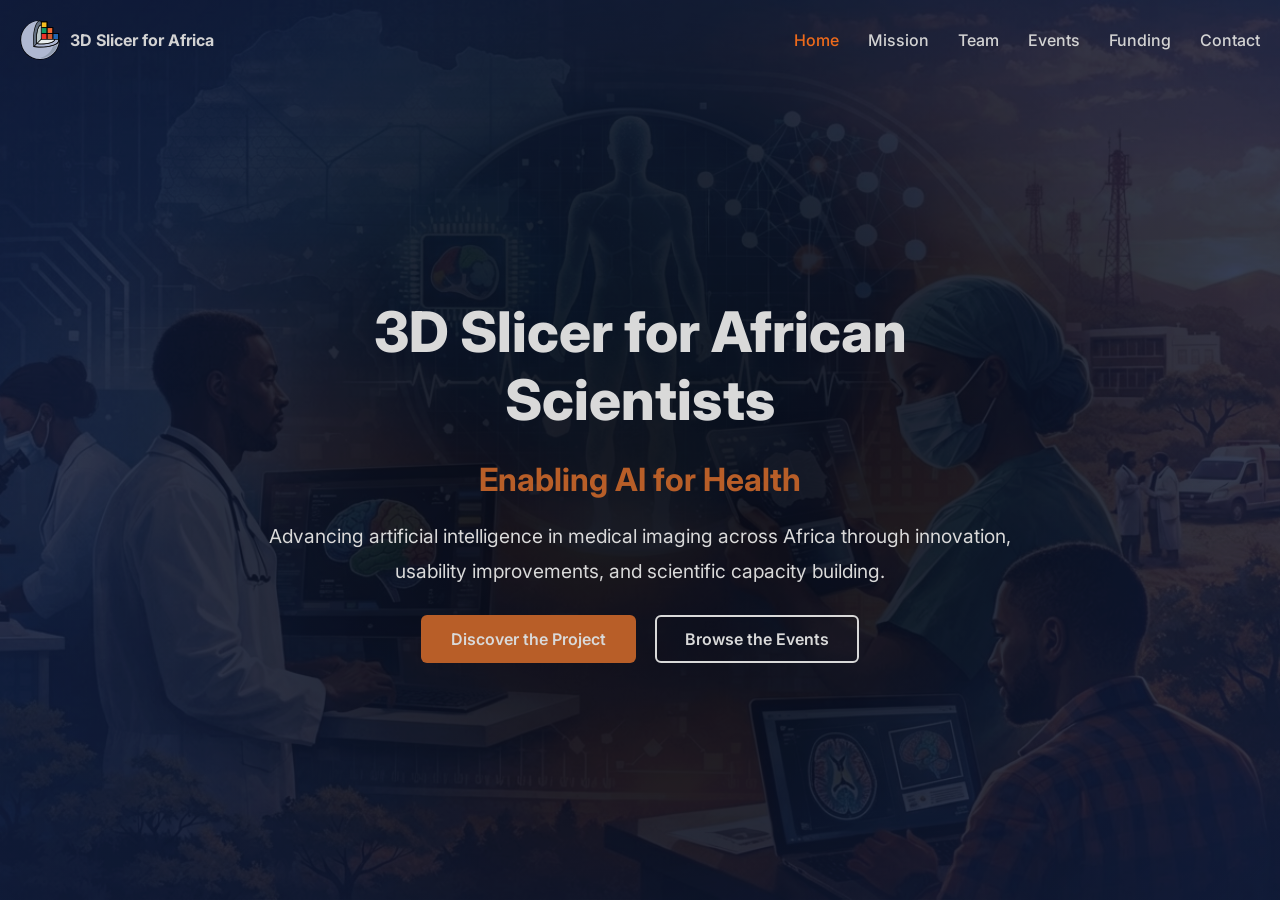
<file: index.html>
<!DOCTYPE html>
<html lang="en">

<head>
  <meta charset="UTF-8">
  <meta name="viewport" content="width=device-width, initial-scale=1.0">
  <title>3D Slicer for African Scientists | Enabling AI for Health</title>
  <link rel="stylesheet" href="assets/css/style.css">
  <link href="https://fonts.googleapis.com/css2?family=Inter:wght@400;600;700;800&display=swap" rel="stylesheet">
</head>

<body>

  <header>
    <div class="container nav">
      <div class="logo">
        <img src="assets/img/3D-Slicer-Mark.svg" alt="3D Slicer Logo">
        <span>3D Slicer for Africa</span>
      </div>
      <nav>
        <a class="active" href="index.html">Home</a>
        <a href="mission.html">Mission</a>
        <a href="team.html">Team</a>
        <a href="events.html">Events</a>
        <a href="funding.html">Funding</a>
        <a href="contact.html">Contact</a>
      </nav>
    </div>
  </header>

  <main>

    <section class="hero-full">
      <div class="overlay"></div>

      <div class="hero-content container">
        <h1>3D Slicer for African Scientists</h1>
        <h2>Enabling AI for Health</h2>

        <p>
          Advancing artificial intelligence in medical imaging across Africa
          through innovation, usability improvements, and scientific capacity building.
        </p>

        <div class="hero-buttons">
          <a href="mission.html" class="btn-primary">Discover the Project</a>
          <a href="events.html" class="btn-secondary">Browse the Events</a>
          <!-- <a href="#" class="btn-secondary">Explore Resources</a> -->
        </div>
      </div>
    </section>

    <!-- <section class="intro">
  <div class="container">
    <h3>Project Overview</h3>
    <p>
      This initiative empowers African researchers and clinicians by strengthening
      AI-driven medical imaging workflows within the 3D Slicer ecosystem.
      The project fosters sustainable expertise, open science, and healthcare innovation.
    </p>
  </div>
</section>

</main>

<footer>
  <div class="container footer-content">
    <div>
      <strong>3D Slicer – African Scientists</strong><br>
      Enabling AI for Health
    </div>

    <div>
      Supported by Wellcome Trust
    </div>
  </div>
</footer> -->

</body>

</html>
</file>
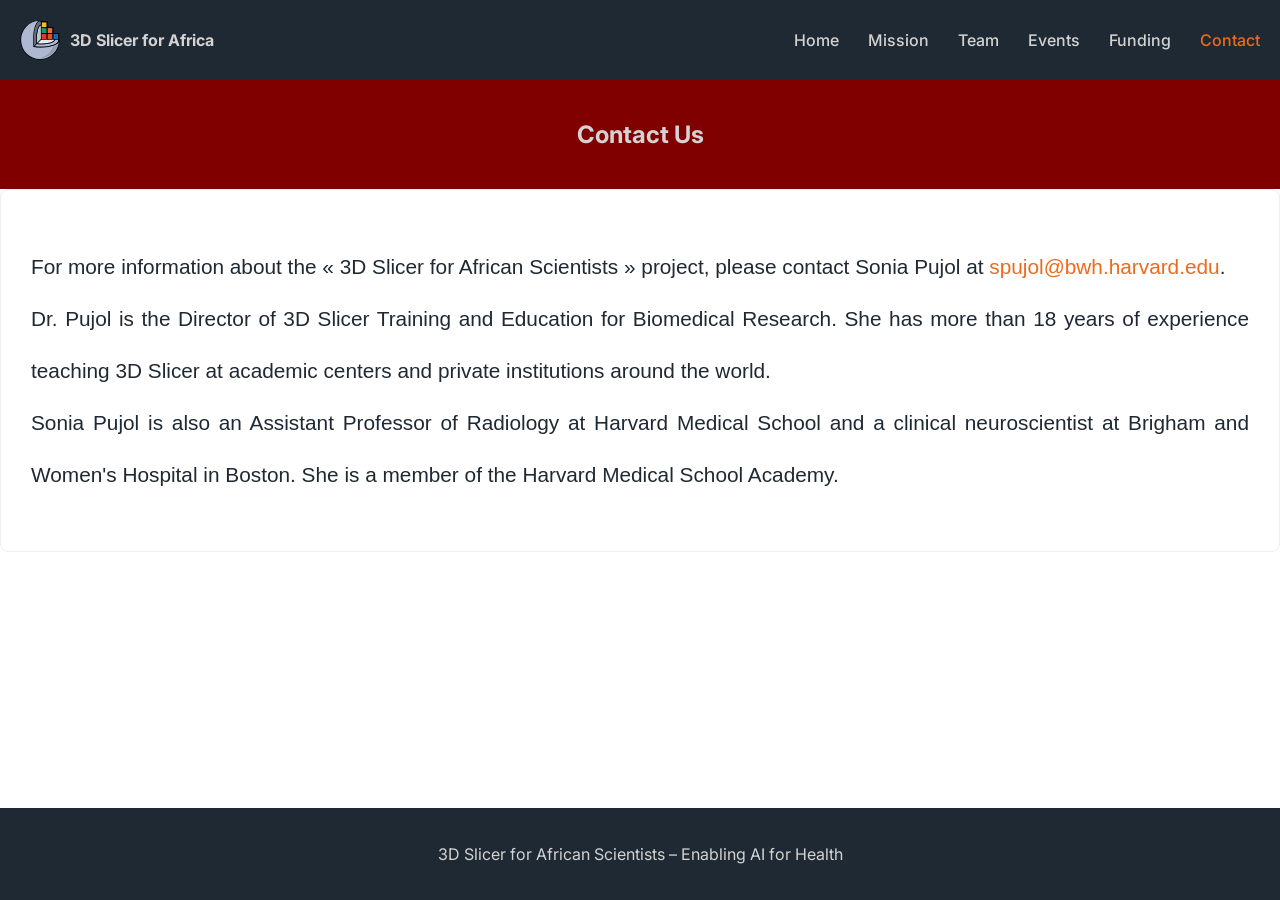
<file: contact.html>
<!DOCTYPE html>
<html lang="en">

<head>
    <meta charset="UTF-8">
    <meta name="viewport" content="width=device-width, initial-scale=1.0">
    <title>Contact | 3D Slicer for African Scientists</title>
    <link rel="stylesheet" href="assets/css/style.css">
    <link href="https://fonts.googleapis.com/css2?family=Inter:wght@400;600;700;800&display=swap" rel="stylesheet">
</head>

<body>

    <header class="solid">
        <div class="container nav">
            <div class="logo">
                <img src="assets/img/3D-Slicer-Mark.svg" alt="3D Slicer Logo">
                <span>3D Slicer for Africa</span>
            </div>
            <nav>
                <a href="index.html">Home</a>
                <a href="mission.html">Mission</a>
                <a href="team.html">Team</a>
                <a href="events.html">Events</a>
                <a href="funding.html">Funding</a>
                <a class="active" href="contact.html">Contact</a>
            </nav>
        </div>
    </header>

    <main>

        <section class="page-hero">
            <div class="container">
                <h1>Contact Us</h1>
                <!-- <p>Organized activities with the 3D Slicer African Community</p> -->
            </div>
        </section>

        <section class="news container">
            <div class="news-card">
                <!-- <h3>Workshop on AI in Medical Imaging</h3> -->
                <!-- <p class="date">Coming soon...</p> -->
                <p>
                    For more information about the &laquo; 3D Slicer for African Scientists &raquo; project, please contact Sonia Pujol at <a href="mailto:spujol@bwh.harvard.edu">spujol@bwh.harvard.edu</a>. <br>

                    Dr. Pujol is the Director of 3D Slicer Training and Education for Biomedical Research. She has more than 18 years of experience teaching 3D Slicer at academic centers and private institutions around the world. <br>

                    Sonia Pujol is also an Assistant Professor of Radiology at Harvard Medical School and a clinical neuroscientist at Brigham and Women's Hospital in Boston. She is a member of the Harvard Medical School Academy.
                </p>
            </div>
        </section>

    </main>

    <footer>
        <div class="container">
            <p>3D Slicer for African Scientists – Enabling AI for Health</p>
        </div>
    </footer>

</body>

</html>
</file>
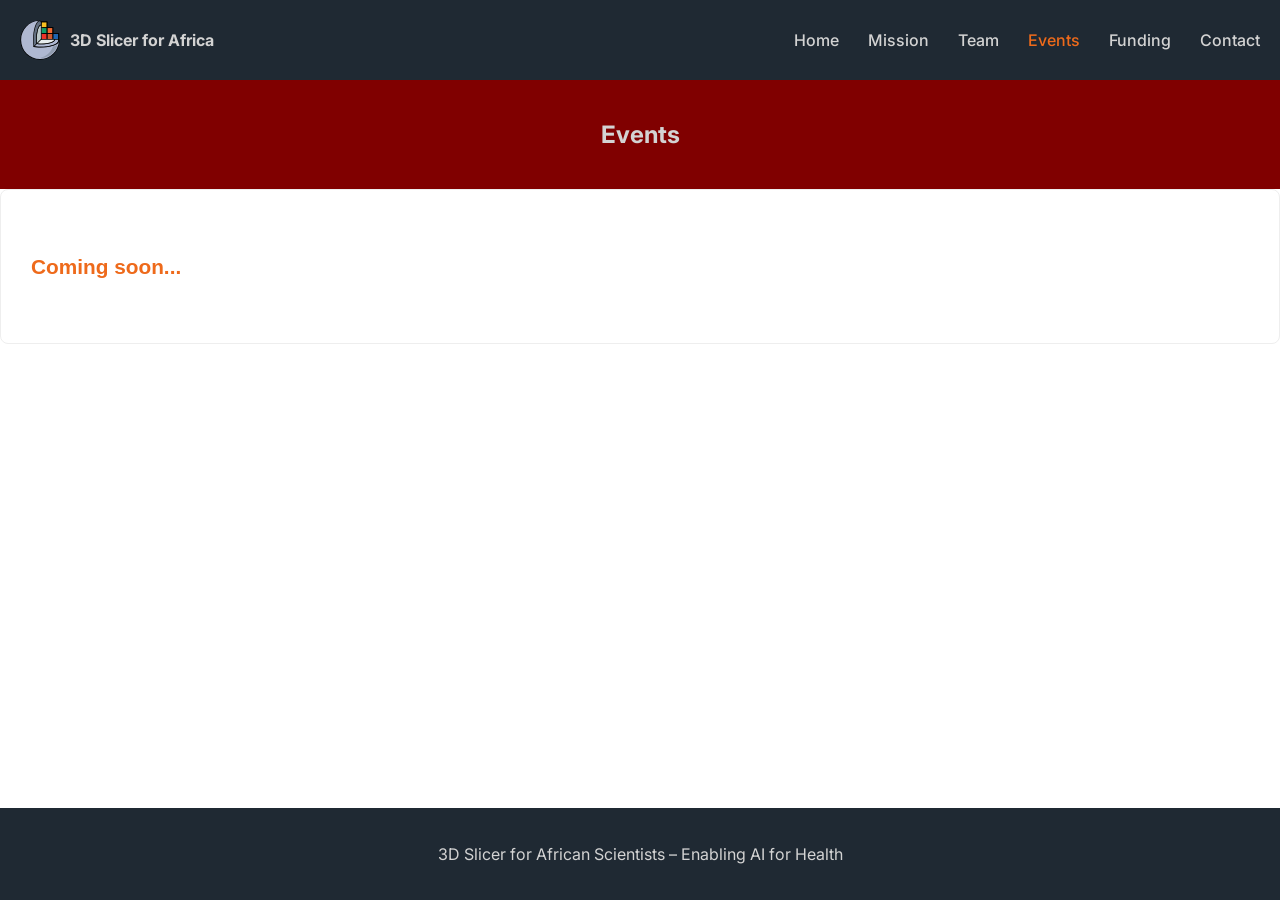
<file: events.html>
<!DOCTYPE html>
<html lang="en">

<head>
    <meta charset="UTF-8">
    <meta name="viewport" content="width=device-width, initial-scale=1.0">
    <title>Events | 3D Slicer for African Scientists</title>
    <link rel="stylesheet" href="assets/css/style.css">
    <link href="https://fonts.googleapis.com/css2?family=Inter:wght@400;600;700;800&display=swap" rel="stylesheet">
</head>

<body>

    <header class="solid">
        <div class="container nav">
            <div class="logo">
                <img src="assets/img/3D-Slicer-Mark.svg" alt="3D Slicer Logo">
                <span>3D Slicer for Africa</span>
            </div>
            <nav>
                <a href="index.html">Home</a>
                <a href="mission.html">Mission</a>
                <a href="team.html">Team</a>
                <a class="active" href="events.html">Events</a>
                <a href="funding.html">Funding</a>
                <a href="contact.html">Contact</a>
            </nav>
        </div>
    </header>

    <main>

        <section class="page-hero">
            <div class="container">
                <h1>Events</h1>
                <!-- <p>Organized activities with the 3D Slicer African Community</p> -->
            </div>
        </section>

        <section class="news container">
            <div class="news-card">
                <!-- <h3>Workshop on AI in Medical Imaging</h3> -->
                <p class="date">Coming soon...</p>
                <!-- <p>Training session hosted for African research institutions.</p> -->
            </div>

            <!-- <div class="news-card">
                <h3>Project Kickoff</h3>
                <p class="date">January 2026</p>
                <p>Launch of the Enabling AI for Health initiative.</p>
            </div> -->
        </section>

    </main>

    <footer>
        <div class="container">
            <p>3D Slicer for African Scientists – Enabling AI for Health</p>
        </div>
    </footer>

</body>

</html>
</file>
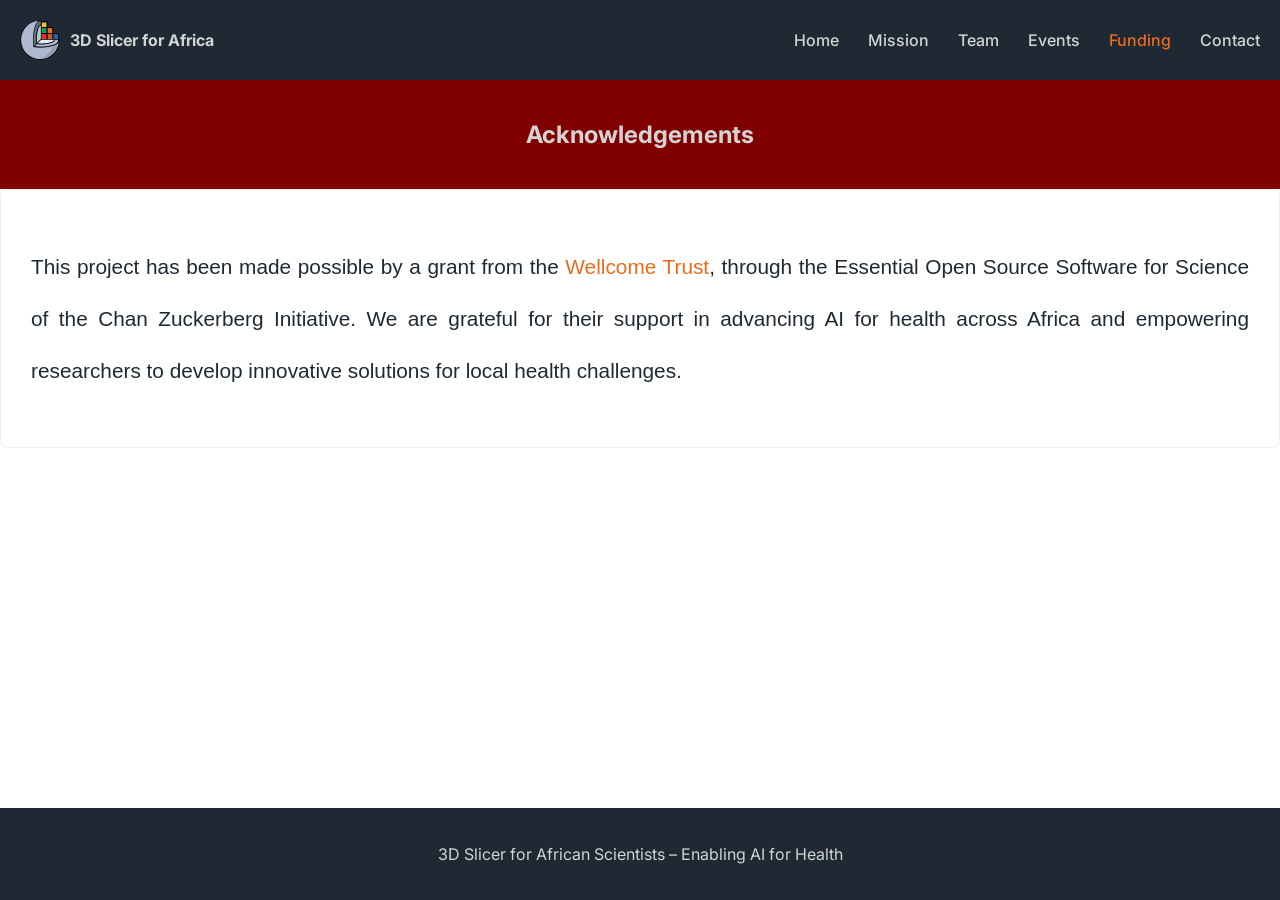
<file: funding.html>
<!DOCTYPE html>
<html lang="en">

<head>
    <meta charset="UTF-8">
    <meta name="viewport" content="width=device-width, initial-scale=1.0">
    <title>Funding | 3D Slicer for African Scientists</title>
    <link rel="stylesheet" href="assets/css/style.css">
    <link href="https://fonts.googleapis.com/css2?family=Inter:wght@400;600;700;800&display=swap" rel="stylesheet">
</head>

<body>

    <header class="solid">
        <div class="container nav">
            <div class="logo">
                <img src="assets/img/3D-Slicer-Mark.svg" alt="3D Slicer Logo">
                <span>3D Slicer for Africa</span>
            </div>
            <nav>
                <a href="index.html">Home</a>
                <a href="mission.html">Mission</a>
                <a href="team.html">Team</a>
                <a href="events.html">Events</a>
                <a class="active" href="funding.html">Funding</a>
                <a href="contact.html">Contact</a>
            </nav>
        </div>
    </header>

    <main>

        <section class="page-hero">
            <div class="container">
                <h1>Acknowledgements</h1>
                <!-- <p>Organized activities with the 3D Slicer African Community</p> -->
            </div>
        </section>

        <section class="news container">
            <div class="news-card">
                <!-- <h3>Workshop on AI in Medical Imaging</h3> -->
                <!-- <p class="date">Coming soon...</p> -->
                <p>
                    This project has been made possible by a grant from the <a href="https://wellcome.org/">Wellcome Trust</a>,
                    through the Essential Open Source Software for Science of the Chan Zuckerberg Initiative.
                    We are grateful for their support in advancing AI for health across Africa and
                    empowering researchers to develop innovative solutions for local health challenges.
                </p>
            </div>
        </section>

    </main>

    <footer>
        <div class="container">
            <p>3D Slicer for African Scientists – Enabling AI for Health</p>
        </div>
    </footer>

</body>

</html>
</file>
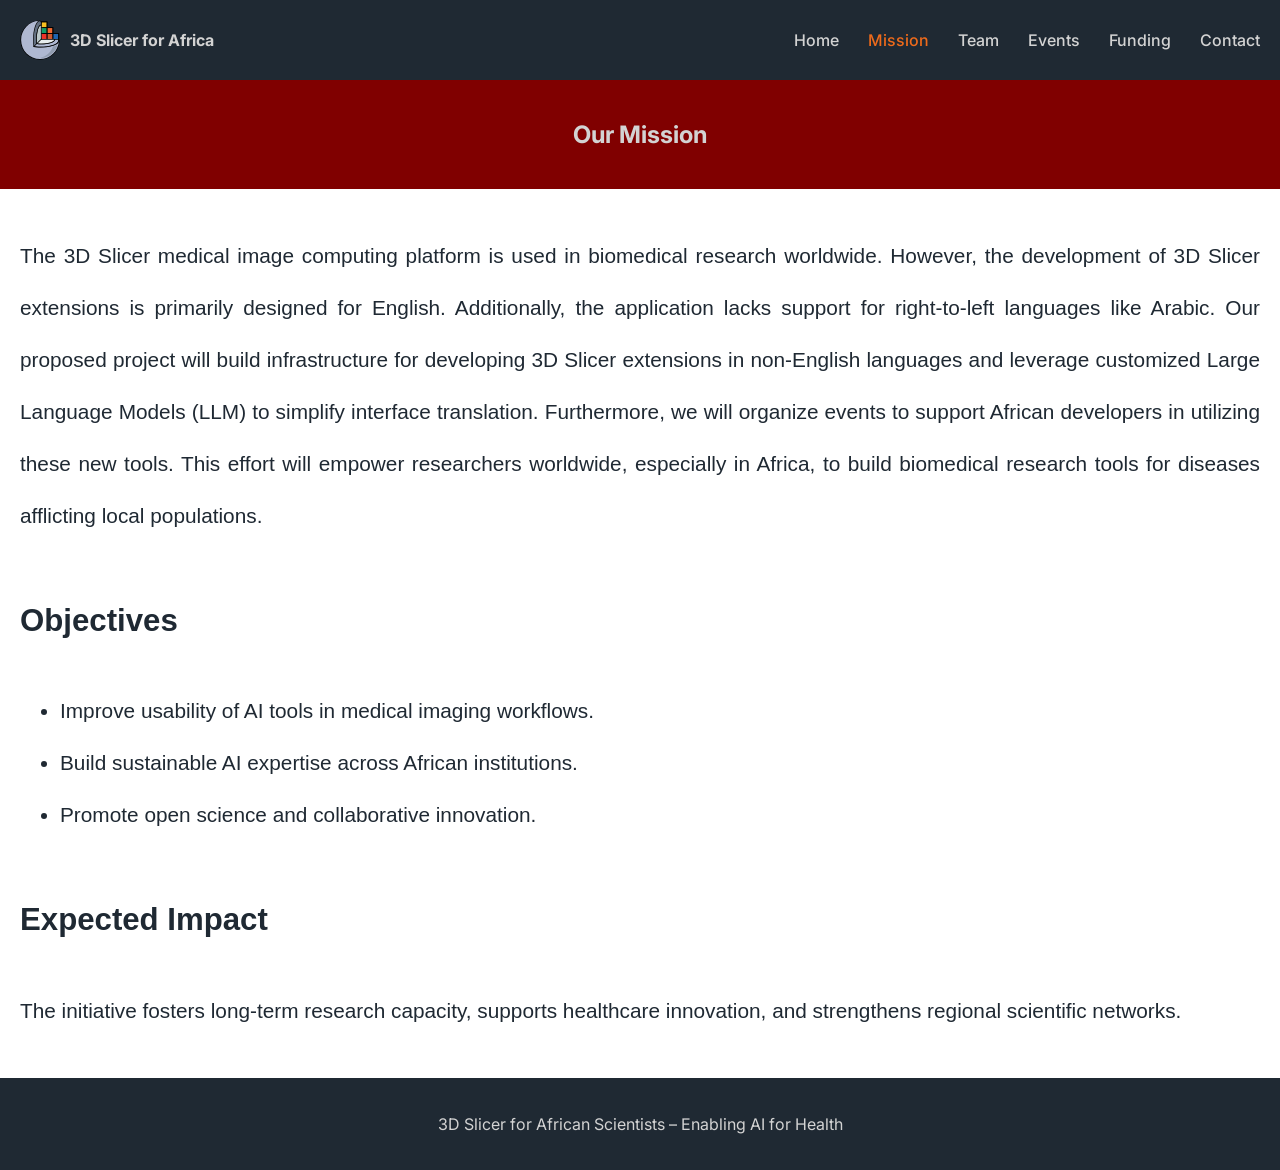
<file: mission.html>
<!DOCTYPE html>
<html lang="en">

<head>
    <meta charset="UTF-8">
    <meta name="viewport" content="width=device-width, initial-scale=1.0">
    <title>Mission | 3D Slicer for African Scientists</title>
    <link rel="stylesheet" href="assets/css/style.css">
    <link href="https://fonts.googleapis.com/css2?family=Inter:wght@400;600;700;800&display=swap" rel="stylesheet">
</head>

<body>

    <header class="solid">
        <div class="container nav">
            <div class="logo">
                <img src="assets/img/3D-Slicer-Mark.svg" alt="3D Slicer Logo">
                <span>3D Slicer for Africa</span>
            </div>
            <nav>
                <a href="index.html">Home</a>
                <a class="active" href="mission.html">Mission</a>
                <a href="team.html">Team</a>
                <a href="events.html">Events</a>
                <a href="funding.html">Funding</a>
                <a href="contact.html">Contact</a>
            </nav>
        </div>
    </header>

    <main>

        <section class="page-hero">
            <div class="container">
                <h1>Our Mission</h1>
                <!-- <p>Improving AI-driven medical imaging capacity across Africa.</p> -->
            </div>
        </section>

        <section class="content container">
            <p>
                The 3D Slicer medical image computing platform is used in biomedical research worldwide. However, the
                development of 3D Slicer extensions is primarily designed for English.
                Additionally, the application lacks support for right-to-left languages like Arabic. Our proposed
                project will build infrastructure for developing 3D Slicer extensions in
                non-English languages and leverage customized Large Language Models (LLM) to simplify interface
                translation. Furthermore, we will organize events to support African developers
                in utilizing these new tools. This effort will empower researchers worldwide, especially in Africa, to
                build biomedical research tools for diseases afflicting local populations.
            </p>
            <h2>Objectives</h2>
            <ul>
                <li>Improve usability of AI tools in medical imaging workflows.</li>
                <li>Build sustainable AI expertise across African institutions.</li>
                <li>Promote open science and collaborative innovation.</li>
            </ul>

            <h2>Expected Impact</h2>
            <p>
                The initiative fosters long-term research capacity, supports
                healthcare innovation, and strengthens regional scientific networks.
            </p>
        </section>

    </main>

    <footer>
        <div class="container">
            <p>3D Slicer for African Scientists – Enabling AI for Health</p>
        </div>
    </footer>

</body>

</html>
</file>
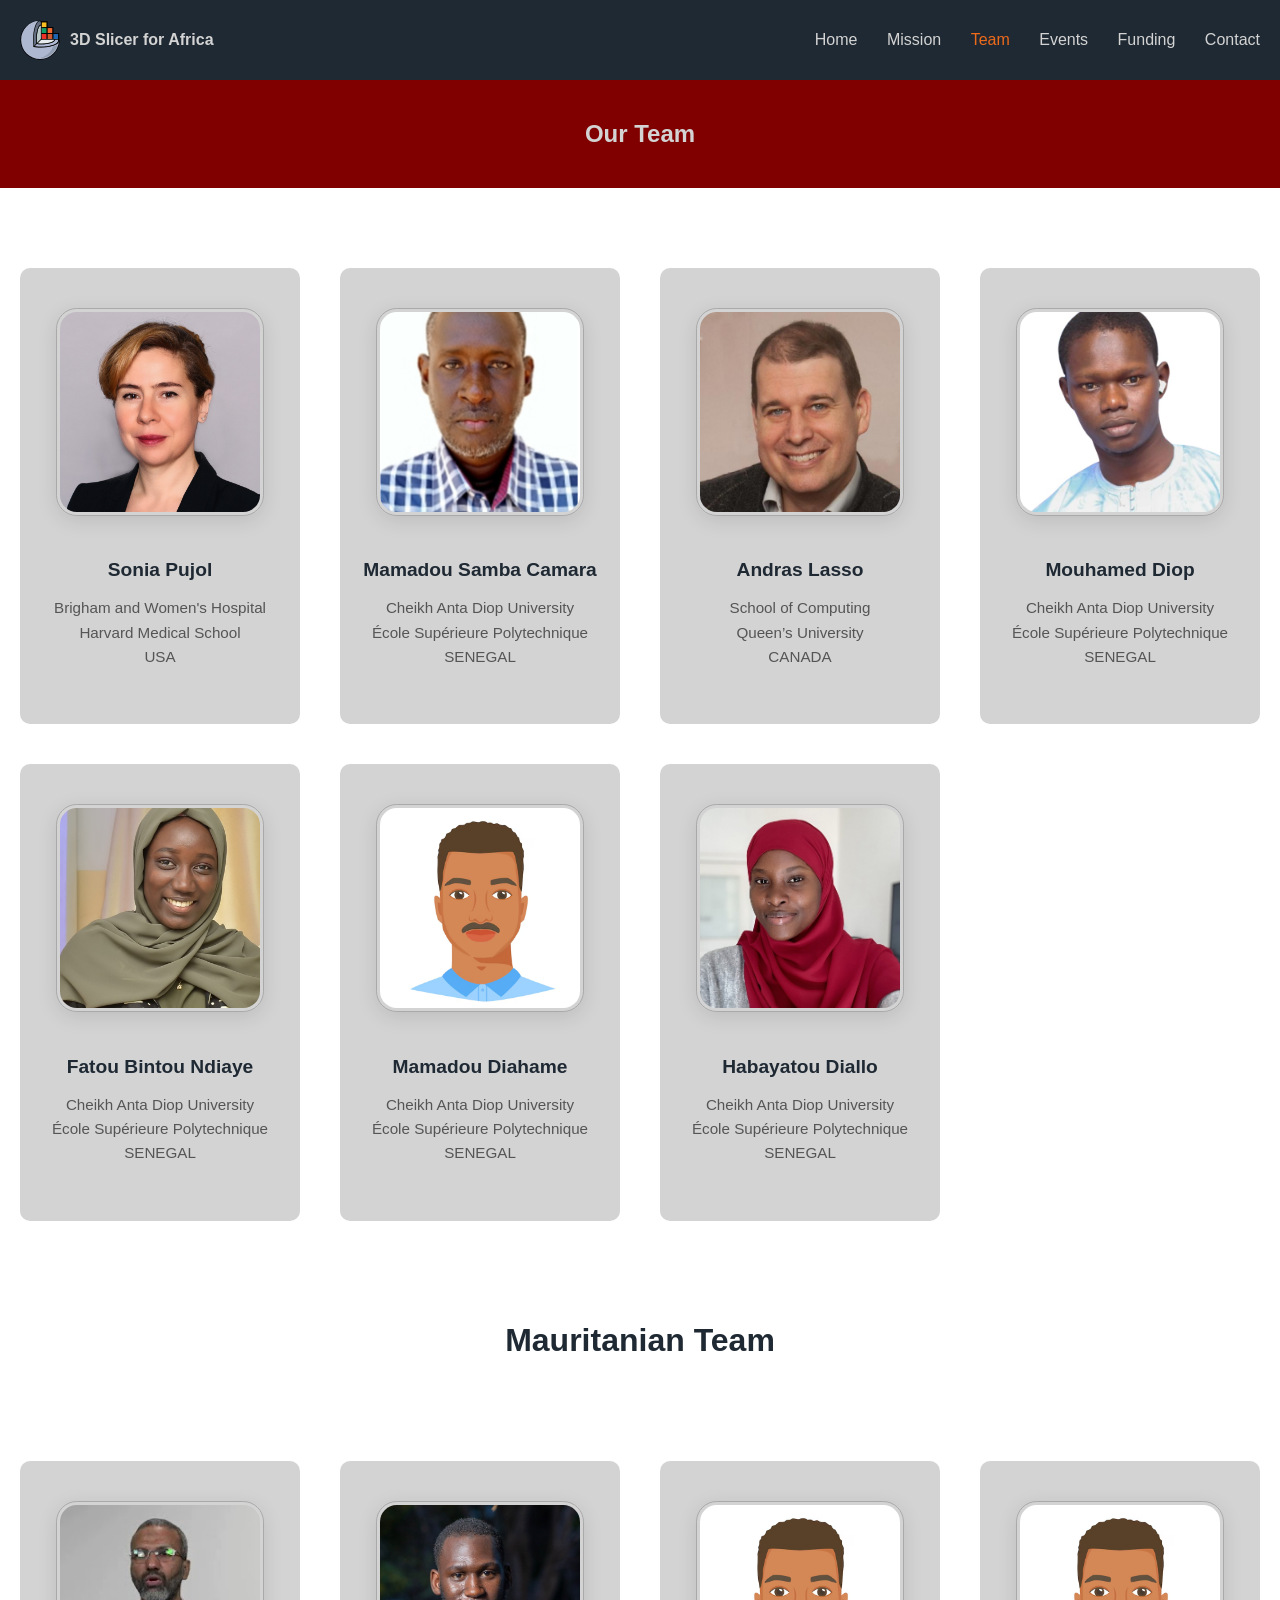
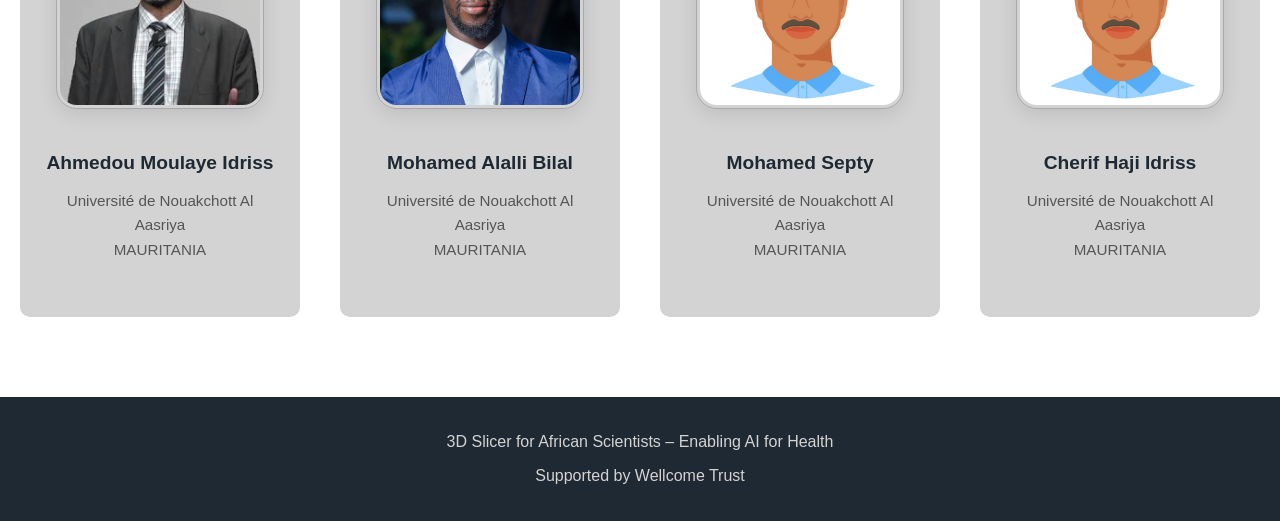
<file: team.html>
<!DOCTYPE html>
<html lang="en">

<head>
    <meta charset="UTF-8">
    <meta name="viewport" content="width=device-width, initial-scale=1.0">
    <title>Team | 3D Slicer for African Scientists</title>
    <link rel="stylesheet" href="assets/css/style.css">
</head>

<body>

    <header class="solid">
        <div class="container nav">
            <div class="logo">
                <img src="assets/img/3D-Slicer-Mark.svg" alt="3D Slicer Logo">
                <span>3D Slicer for Africa</span>
            </div>
            <nav>
                <a href="index.html">Home</a>
                <a href="mission.html">Mission</a>
                <a class="active" href="team.html">Team</a>
                <a href="events.html">Events</a>
                <a href="funding.html">Funding</a>
                <a href="contact.html">Contact</a>
            </nav>
        </div>
    </header>

    <main>

        <section class="page-hero">
            <div class="container">
                <h1>Our Team</h1>
                <!-- <p>Researchers and collaborators contributing to AI for Health in Africa.</p> -->
            </div>
        </section>

        <section class="team-section container">

            <div class="team-card">
                <img src="assets/img/team/sonia.jpg" alt="Sonia Pujol">
                <h3>Sonia Pujol</h3>
                <p>
                    Brigham and Women's Hospital <br>
                    Harvard Medical School <br>
                    USA
                </p>
            </div>

            <div class="team-card">
                <img src="assets/img/team/camara.png" alt="Mamadou Samba Camara">
                <h3>Mamadou Samba Camara</h3>
                <p>
                    Cheikh Anta Diop University<br>
                    École Supérieure Polytechnique<br>
                    SENEGAL
                </p>
            </div>

            <div class="team-card">
                <img src="assets/img/team/andras.jpg" alt="Andras Lasso">
                <h3>Andras Lasso</h3>
                <p>
                    School of Computing<br>
                    Queen’s University<br>
                    CANADA
                </p>
            </div>

            <div class="team-card">
                <img src="assets/img/team/mhdiop.png" alt="Mouhamed Diop">
                <h3>Mouhamed Diop</h3>
                <p>
                    Cheikh Anta Diop University<br>
                    École Supérieure Polytechnique<br>
                    SENEGAL
                </p>
            </div>

            <div class="team-card">
                <img src="assets/img/team/FBN.jfif" alt="Fatou Bintou Ndiaye">
                <h3>Fatou Bintou Ndiaye</h3>
                <p>
                    Cheikh Anta Diop University<br>
                    École Supérieure Polytechnique<br>
                    SENEGAL
                </p>
            </div>

            <div class="team-card">
                <img src="assets/img/team/avatar.avif" alt="Mamadou Diahame">
                <h3>Mamadou Diahame</h3>
                <p>
                    Cheikh Anta Diop University<br>
                    École Supérieure Polytechnique<br>
                    SENEGAL
                </p>
            </div>

            <div class="team-card">
                <img src="assets/img/team/habayatou.jpg" alt="Habayatou Diallo">
                <h3>Habayatou Diallo</h3>
                <p>
                    Cheikh Anta Diop University<br>
                    École Supérieure Polytechnique<br>
                    SENEGAL
                </p>
            </div>

        </section>

        <h1 style="text-align: center;">Mauritanian Team</h1>
        <section class="team-section container">

            <div class="team-card">
                <img src="assets/img/team/idriss.jpg" alt="Ahmedou Moulaye Idriss">
                <h3>Ahmedou Moulaye Idriss</h3>
                <p>
                    Université de Nouakchott Al Aasriya<br>
                    MAURITANIA
                </p>
            </div>

            <div class="team-card">
                <img src="assets/img/team/bilal.jpg" alt="Mohamed Alalli Bilal">
                <h3>Mohamed Alalli Bilal</h3>
                <p>
                    Université de Nouakchott Al Aasriya<br>
                    MAURITANIA
                </p>
            </div>

            <div class="team-card">
                <img src="assets/img/team/avatar.avif" alt="Mohamed Septy">
                <h3>Mohamed Septy</h3>
                <p>
                    Université de Nouakchott Al Aasriya<br>
                    MAURITANIA
                </p>
            </div>

            <div class="team-card">
                <img src="assets/img/team/avatar.avif" alt="Cherif Haji Idriss">
                <h3>Cherif Haji Idriss</h3>
                <p>
                    Université de Nouakchott Al Aasriya<br>
                    MAURITANIA
                </p>
            </div>

        </section>

    </main>

    <footer>
        <div class="container">
        <p>3D Slicer for African Scientists – Enabling AI for Health</p>
        <p>Supported by Wellcome Trust</p>
        </div>
    </footer>

</body>

</html>
</file>
<file: assets/css/style.css>
html, body {
  height: 100%;
  margin: 0;
  font-family: 'Inter', sans-serif;
  color: #1f2933;
}

body {
  display: flex;
  flex-direction: column;
}

main {
  flex: 1;
}
main .content {
  padding: 20px;
}
main .content, main .news-card p {
	text-align: justify;
	line-height: 2.5;
	font-size: 1.3em;
	font-family: 'Raleway', sans-serif;

}

main .news-card a {
  text-decoration: none;
  color: #ee6a1b;
  font-weight: 500;
}

main .news-card a:hover {
  text-decoration: underline;
}

/* ================= NAV ================= */

header {
  position: absolute;
  width: 100%;
  z-index: 10;
}

.nav {
  display: flex;
  justify-content: space-between;
  align-items: center;
  padding: 20px;
}

.logo {
  display: flex;
  align-items: center;
  /* color: white; */
  color: lightgray;
  font-weight: 700;
}

.logo img {
  height: 40px;
  margin-right: 10px;
}

nav a {
  margin-left: 25px;
  text-decoration: none;
  color: lightgray;
  font-weight: 500;
}

nav a.active {
  color: #ee6a1b;
}

nav a:hover {
  padding-bottom: 5px;
  border-bottom: solid #ee6a1b 5px;
}

/* ================= HERO ================= */

.hero-full {
  position: relative;
  height: 100vh;
  background: url("../img/african-scientists.jpg") center center / cover no-repeat;
  display: flex;
  align-items: center;
  justify-content: center;
  text-align: center;
}

.overlay {
  position: absolute;
  inset: 0;
  background: linear-gradient(to bottom right, rgba(0,0,0,0.6), rgba(0,0,0,0.4));
}

.hero-content {
  position: relative;
  color: white;
  max-width: 800px;
}

.hero-content h1 {
  font-size: 3.5rem;
  font-weight: 800;
  margin-bottom: 10px;
}

.hero-content h2 {
  font-size: 2rem;
  color: #ee6a1b;
  margin-bottom: 20px;
}

.hero-content p {
  font-size: 1.2rem;
  margin-bottom: 40px;
  line-height: 1.6;
}

/* ================= BUTTONS ================= */

.btn-primary {
  background: #ee6a1b;
  color: white;
  padding: 14px 30px;
  border-radius: 6px;
  text-decoration: none;
  font-weight: 600;
  margin-right: 15px;
}

.btn-primary:hover {
  background: #d85e16;
}

.btn-secondary {
  border: 2px solid white;
  color: white;
  padding: 12px 28px;
  border-radius: 6px;
  text-decoration: none;
  font-weight: 600;
}

.btn-secondary:hover {
  background: white;
  color: #1f2933;
}

/* ================= INTRO SECTION ================= */

.intro {
  padding: 80px 0;
  background: #f5f7fa;
  text-align: center;
}

.intro h3 {
  font-size: 2rem;
  margin-bottom: 20px;
}

/* ================= FOOTER ================= */

footer {
  background: #1f2933;
  color: lightgray;
  text-align: center;
  padding: 20px 0;
}
/* footer {
  background: #1f2933;
  color: white;
  padding: 25px 0;
}

.footer-content {
  display: flex;
  justify-content: space-between;
  align-items: center;
} */

/* ================= RESPONSIVE ================= */

@media(max-width: 768px) {

  .hero-content h1 {
    font-size: 2.2rem;
  }

  .hero-content h2 {
    font-size: 1.4rem;
  }

  nav {
    display: none;
  }

  .footer-content {
    flex-direction: column;
    text-align: center;
    gap: 10px;
  }
}
.overlay {
  position: absolute;
  inset: 0;
  background: radial-gradient(
    circle at center,
    rgba(0,0,0,0.75) 0%,
    rgba(0,0,0,0.6) 40%,
    rgba(0,0,0,0.4) 70%,
    rgba(0,0,0,0.3) 100%
  );
}
.hero-content {
  max-width: 750px;
  padding: 20px;
}
.hero-content p {
  line-height: 1.8;
}
.hero-full {
  filter: brightness(0.9) contrast(1.05);
}

.hero-full {
  background: url("../img/african-scientists.jpg") center center / cover no-repeat;
  filter: saturate(0.8) brightness(0.85);
}
.hero-full {
  background: linear-gradient(rgba(30,58,138,0.7), rgba(30,58,138,0.7)),
              url("../img/african-scientists.jpg") center center / cover no-repeat;
}

/* ===== SOLID HEADER FOR INTERNAL PAGES ===== */

header.solid {
  position: relative;
  background: #1f2933;
}

/* ===== PAGE HERO ===== */

.page-hero {
  background: linear-gradient(rgba(30,58,138,0.85), rgba(30,58,138,0.85));
  color: white;
  padding: 20px 0;
  text-align: center;
  /* background: #000000bf; */
  background: maroon;
  /* color: darkorange; */
  /* background: #f1f2f8; */
  /* color: #1f2933; */
  font-weight: bold;
  color: #a9a9a9;
  color: lightgray;
  /* font-family: "Josefin Sans"; */
  /* font-family: "Raleway"; */
  /* font-family: "Poiret One"; */
}

/* ===== CONTENT ===== */

.content {
  padding: 80px 0;
}

.content h2 {
  margin-top: 40px;
}

/* ===== TEAM ===== */

/* .team-grid {
  display: grid;
  grid-template-columns: repeat(auto-fit, minmax(250px, 1fr));
  gap: 40px;
  padding: 80px 0;
}

.team-card {
  text-align: center;
}

.avatar {
  width: 120px;
  height: 120px;
  background: #ddd;
  border-radius: 50%;
  margin: auto;
  margin-bottom: 15px;
} */

/* ===== NEWS ===== */

.news-card {
  padding: 30px;
  border: 1px solid #eee;
  margin-bottom: 30px;
  border-radius: 8px;
}

.date {
  color: #ee6a1b;
  font-weight: 600;
}

/* ===== CONTACT ===== */

.contact-form {
  display: flex;
  flex-direction: column;
  gap: 20px;
}

.contact-form input,
.contact-form textarea {
  padding: 12px;
  border: 1px solid #ddd;
  border-radius: 6px;
}

/* ===== TEAM SECTION ===== */

.team-section {
  display: grid;
  grid-template-columns: repeat(auto-fit, minmax(270px, 1fr));
  gap: 40px;
  padding: 80px 20px;
}

.team-card {
  /* background: #f5f7fa; */
  background: lightgray;
  padding: 40px 20px;
  text-align: center;
  border-radius: 10px;
  transition: transform 0.3s ease, box-shadow 0.3s ease;
}

.team-card:hover {
  transform: translateY(-8px);
  box-shadow: 0 10px 25px rgba(0,0,0,0.08);
}

.team-card img {
  width: 200px;
  height: 200px;
  object-fit: cover;
  border-radius: 10%;
  margin-bottom: 20px;
  /* border: 6px solid whites; */
  padding: 3px;
  border: 1px solid darkgray;
  box-shadow: 0 5px 20px rgba(0,0,0,0.1);
}

.team-card h3 {
  margin-bottom: 10px;
  font-size: 1.2rem;
  color: #1f2933;
}

.team-card p {
  font-size: 0.95rem;
  line-height: 1.6;
  color: #555;
}
</file>
